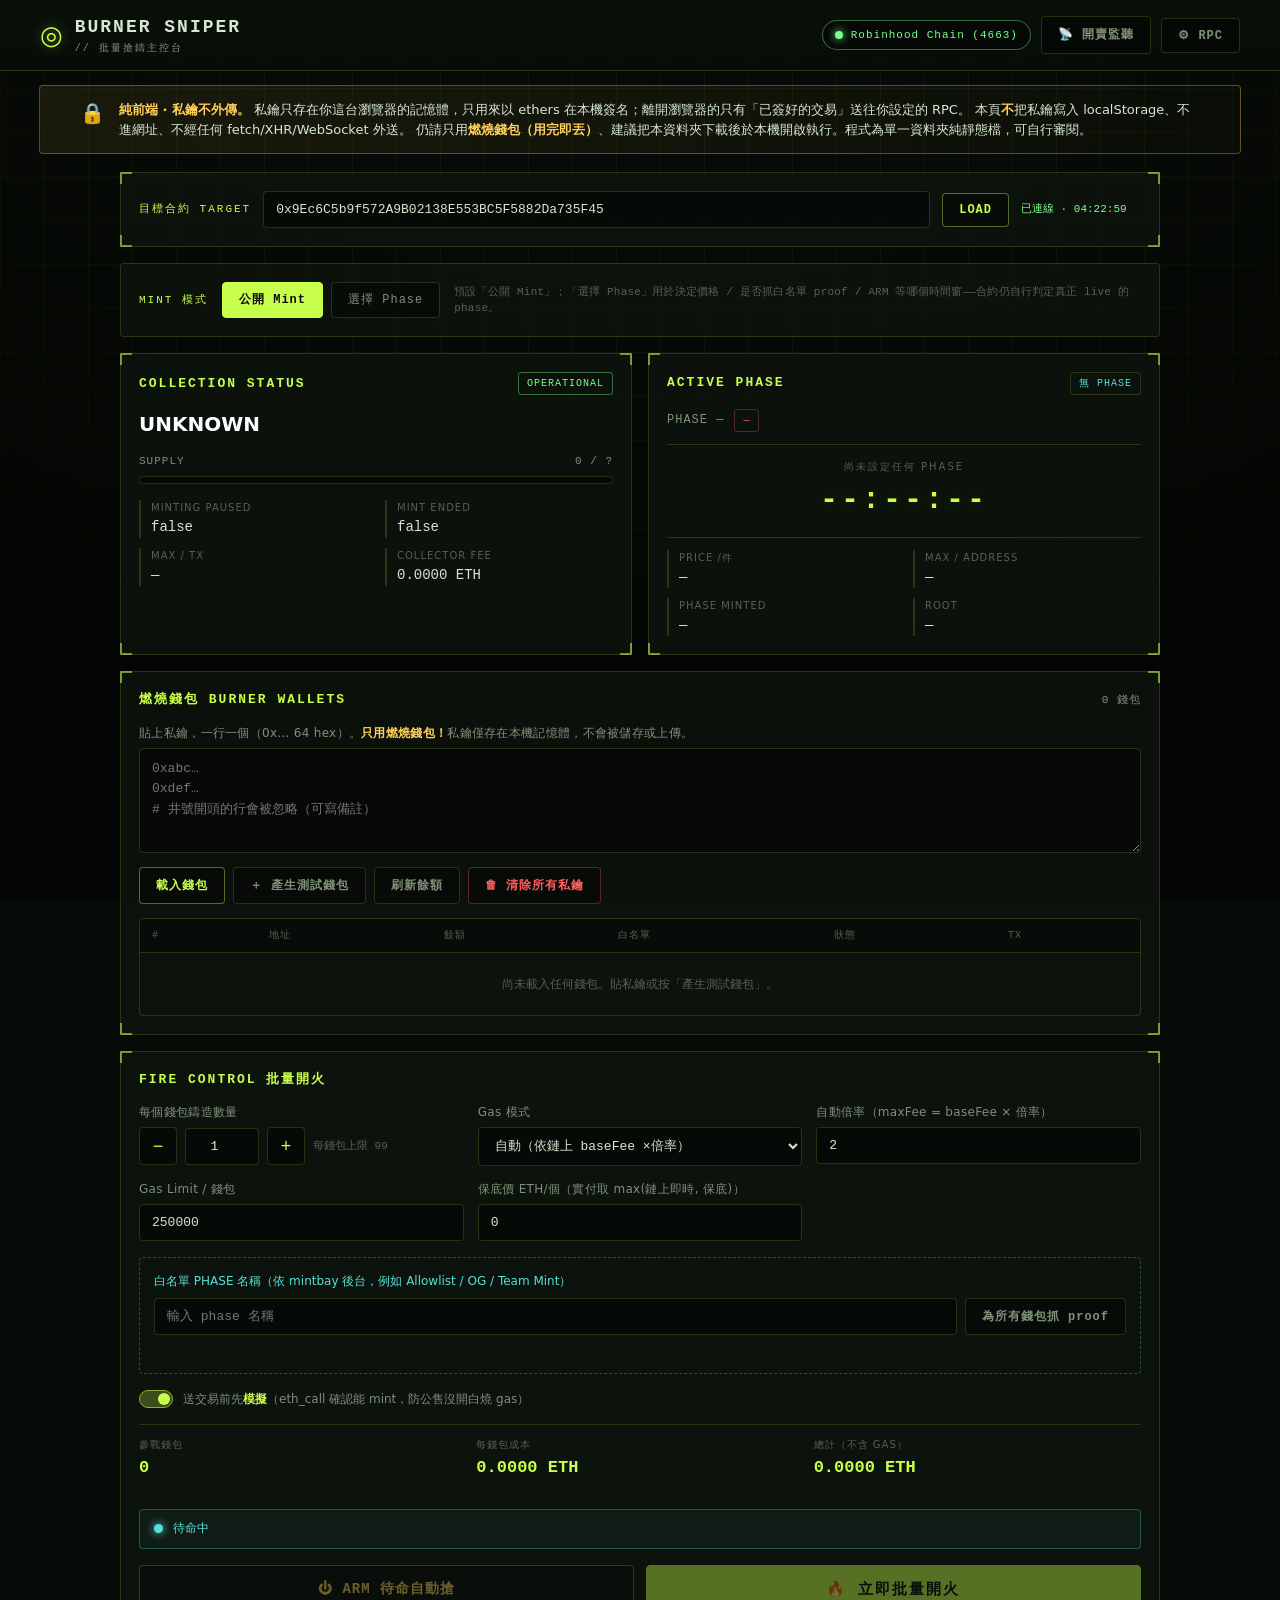
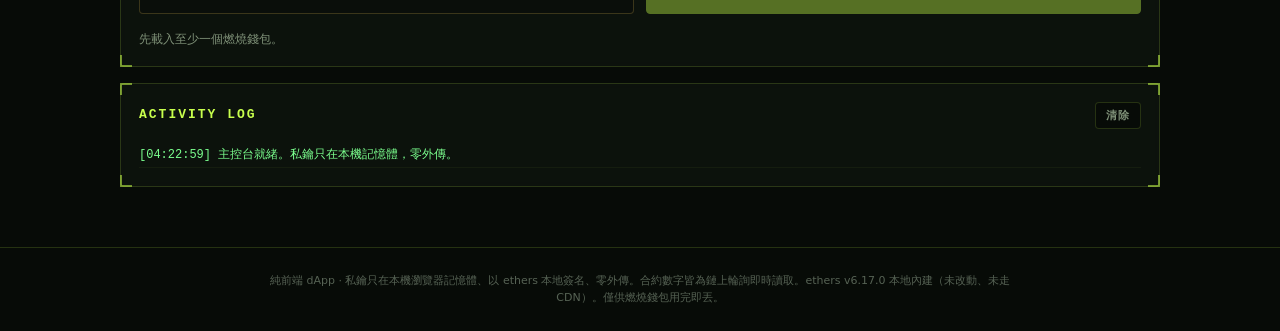
<file: index.html>
<!doctype html>
<html lang="zh-Hant">
<head>
<meta charset="UTF-8">
<meta name="viewport" content="width=device-width, initial-scale=1.0">
<title>BURNER SNIPER // 燃燒錢包批量搶鑄主控台</title>
<meta name="description" content="燃燒錢包批量搶鑄 dApp — 純前端、私鑰只在本機瀏覽器記憶體、ethers 本地簽名、零外傳。">
<link rel="icon" href="data:image/svg+xml,%3Csvg xmlns='http://www.w3.org/2000/svg' viewBox='0 0 100 100'%3E%3Ccircle cx='50' cy='50' r='42' fill='none' stroke='%23c8ff4d' stroke-width='8'/%3E%3Ccircle cx='50' cy='50' r='10' fill='%23c8ff4d'/%3E%3Cline x1='50' y1='2' x2='50' y2='24' stroke='%23c8ff4d' stroke-width='8'/%3E%3Cline x1='50' y1='76' x2='50' y2='98' stroke='%23c8ff4d' stroke-width='8'/%3E%3Cline x1='2' y1='50' x2='24' y2='50' stroke='%23c8ff4d' stroke-width='8'/%3E%3Cline x1='76' y1='50' x2='98' y2='50' stroke='%23c8ff4d' stroke-width='8'/%3E%3C/svg%3E">
<link rel="stylesheet" href="style.css">
</head>
<body>
<div class="scanlines" aria-hidden="true"></div>
<div class="grid-bg" aria-hidden="true"></div>
<div class="vignette" aria-hidden="true"></div>

<header class="topbar">
  <div class="brand">
    <span class="brand-mark">◎</span>
    <span class="brand-text">BURNER&nbsp;SNIPER<span class="brand-sub">// 批量搶鑄主控台</span></span>
  </div>
  <div class="topbar-right">
    <div class="chain-badge" id="chainBadge" data-state="unknown">
      <span class="dot"></span>
      <span id="chainBadgeText">CHAIN —</span>
    </div>
    <a class="btn btn-ghost" href="./monitor.html" title="開賣監聽（唯讀）" style="text-decoration:none">📡 開賣監聽</a>
    <button class="btn btn-ghost" id="settingsBtn" type="button" aria-label="連線設定">⚙ RPC</button>
  </div>
</header>

<!-- 安全聲明橫幅 — 永久顯示，不可關閉 -->
<section class="security-banner" role="note">
  <span class="sec-icon" aria-hidden="true">🔒</span>
  <div class="sec-text">
    <strong>純前端 · 私鑰不外傳。</strong>
    私鑰只存在你這台瀏覽器的記憶體，只用來以 ethers 在本機簽名；離開瀏覽器的只有「已簽好的交易」送往你設定的 RPC。
    本頁<strong>不</strong>把私鑰寫入 localStorage、不進網址、不經任何 fetch/XHR/WebSocket 外送。
    仍請只用<strong>燃燒錢包（用完即丟）</strong>、建議把本資料夾下載後於本機開啟執行。程式為單一資料夾純靜態檔，可自行審閱。
  </div>
</section>

<dialog id="settingsDialog" class="settings-dialog">
  <form method="dialog" class="settings-form">
    <h2>連線設定</h2>
    <label class="field">
      <span>RPC URL（Robinhood Chain，chainId 4663）</span>
      <input type="text" id="rpcInput" class="mono-input" spellcheck="false" autocomplete="off">
    </label>
    <p class="hint">預設用交接規格提供的共用 Alchemy key，會被限流；批量搶鑄請務必換成你自己的 Alchemy Robinhood Chain key，否則多錢包並發會被擋。</p>
    <div class="settings-actions">
      <button type="button" class="btn btn-ghost" id="resetRpcBtn">還原預設</button>
      <button type="submit" class="btn btn-accent" id="saveSettingsBtn">套用並重連</button>
    </div>
  </form>
</dialog>

<main class="app">

  <!-- ========================= TARGET ========================= -->
  <section class="panel target-bar">
    <span class="reticle-corner tl"></span><span class="reticle-corner tr"></span><span class="reticle-corner bl"></span><span class="reticle-corner br"></span>
    <label class="target-label" for="contractInput">目標合約 TARGET</label>
    <input type="text" id="contractInput" class="mono-input target-input" spellcheck="false" autocomplete="off" placeholder="0x… （可切換到未來的 mintbay drop）">
    <button class="btn btn-accent" id="loadBtn" type="button">LOAD</button>
    <span class="target-status mono" id="targetStatus" aria-live="polite"></span>
  </section>

  <!-- ========================= MODE ========================= -->
  <section class="panel mode-bar">
    <span class="mode-label mono">MINT 模式</span>
    <div class="mode-toggle" role="radiogroup" aria-label="Mint 模式選擇">
      <label class="mode-option">
        <input type="radio" name="mintMode" id="modePublic" value="public" checked>
        <span>公開 Mint</span>
      </label>
      <label class="mode-option">
        <input type="radio" name="mintMode" id="modePhase" value="phase">
        <span>選擇 Phase</span>
      </label>
    </div>
    <span class="mode-hint mono">預設「公開 Mint」；「選擇 Phase」用於決定價格 / 是否抓白名單 proof / ARM 等哪個時間窗——合約仍自行判定真正 live 的 phase。</span>
  </section>

  <!-- ==================== PHASE 選擇器（僅「選擇 Phase」模式顯示） ==================== -->
  <section class="panel phase-selector-panel" id="phaseSelectorPanel" hidden>
    <span class="reticle-corner tl"></span><span class="reticle-corner tr"></span><span class="reticle-corner bl"></span><span class="reticle-corner br"></span>
    <header class="card-head">
      <h2>PHASE 選擇器</h2>
      <button class="btn btn-ghost btn-sm" id="loadPhasesBtn" type="button">讀取 PHASE 列表</button>
    </header>
    <div class="phase-selector-body">
      <label class="field">
        <span>選擇 Phase（依鏈上 phaseCount() + phases(0..n-1) 即時讀取）</span>
        <select id="phaseSelect" class="mono-input" disabled>
          <option value="">— 尚未讀取，請按「讀取 PHASE 列表」—</option>
        </select>
      </label>
      <p class="phase-selector-status mono" id="phaseSelectorStatus" aria-live="polite"></p>
    </div>
  </section>

  <!-- ==================== COLLECTION + PHASE ==================== -->
  <section class="grid-2">
    <div class="panel card" id="collectionCard">
      <span class="reticle-corner tl"></span><span class="reticle-corner tr"></span><span class="reticle-corner bl"></span><span class="reticle-corner br"></span>
      <header class="card-head">
        <h2>COLLECTION STATUS</h2>
        <div class="badges" id="collectionBadges"></div>
      </header>
      <div class="card-body">
        <div class="collection-id">
          <span class="collection-name" id="collectionName">—</span>
          <span class="collection-symbol mono" id="collectionSymbol"></span>
        </div>
        <div class="progress-block">
          <div class="progress-labels">
            <span>SUPPLY</span>
            <span class="mono" id="supplyNumbers">— / —</span>
          </div>
          <div class="progress-track"><div class="progress-fill" id="supplyFill"></div></div>
        </div>
        <dl class="kv-list">
          <div><dt>MINTING PAUSED</dt><dd id="pausedVal" class="mono">—</dd></div>
          <div><dt>MINT ENDED</dt><dd id="endedVal" class="mono">—</dd></div>
          <div><dt>MAX / TX</dt><dd id="maxTxVal" class="mono">—</dd></div>
          <div><dt>COLLECTOR FEE</dt><dd id="feeVal" class="mono">—</dd></div>
        </dl>
      </div>
    </div>

    <div class="panel card" id="phaseCard" data-active="false">
      <span class="reticle-corner tl"></span><span class="reticle-corner tr"></span><span class="reticle-corner bl"></span><span class="reticle-corner br"></span>
      <header class="card-head">
        <h2 id="phaseCardTitle">ACTIVE PHASE</h2>
        <span class="phase-type-badge" id="phaseTypeBadge">—</span>
      </header>
      <div class="card-body">
        <div class="phase-meta">
          <span class="phase-id mono" id="phaseIdVal">PHASE —</span>
          <span class="phase-state-badge" id="phaseStateBadge">—</span>
        </div>
        <div class="countdown">
          <span class="countdown-label" id="countdownLabel">—</span>
          <span class="countdown-digits mono" id="countdownDigits">--:--:--</span>
        </div>
        <dl class="kv-list">
          <div><dt>PRICE /件</dt><dd class="mono" id="priceVal">—</dd></div>
          <div><dt>MAX / ADDRESS</dt><dd class="mono" id="maxAddrVal">—</dd></div>
          <div><dt>PHASE MINTED</dt><dd class="mono" id="phaseMintedVal">—</dd></div>
          <div><dt>ROOT</dt><dd class="mono" id="rootVal">—</dd></div>
        </dl>
      </div>
    </div>
  </section>

  <!-- ========================= WALLETS ========================= -->
  <section class="panel wallets-panel">
    <span class="reticle-corner tl"></span><span class="reticle-corner tr"></span><span class="reticle-corner bl"></span><span class="reticle-corner br"></span>
    <header class="card-head">
      <h2>燃燒錢包 BURNER WALLETS</h2>
      <span class="wallet-count mono" id="walletCount">0 錢包</span>
    </header>
    <div class="wallets-body">
      <label class="field">
        <span>貼上私鑰，一行一個（0x… 64 hex）。<span class="warn-text">只用燃燒錢包！</span>私鑰僅存在本機記憶體，不會被儲存或上傳。</span>
        <textarea id="pkInput" class="mono-input pk-input" rows="4" spellcheck="false" autocomplete="off" autocapitalize="off" autocorrect="off"
          placeholder="0xabc…&#10;0xdef…&#10;# 井號開頭的行會被忽略（可寫備註）"></textarea>
      </label>
      <div class="wallets-actions">
        <button class="btn btn-accent" id="loadWalletsBtn" type="button">載入錢包</button>
        <button class="btn btn-ghost" id="genTestBtn" type="button" title="用 ethers.Wallet.createRandom() 產生一個全新測試錢包，安全試玩 UI">＋ 產生測試錢包</button>
        <button class="btn btn-ghost" id="refreshBalBtn" type="button">刷新餘額</button>
        <button class="btn btn-danger" id="clearWalletsBtn" type="button">🗑 清除所有私鑰</button>
      </div>
      <div class="wallet-table-wrap">
        <table class="wallet-table" id="walletTable">
          <thead>
            <tr><th>#</th><th>地址</th><th>餘額</th><th>白名單</th><th>狀態</th><th>TX</th></tr>
          </thead>
          <tbody id="walletTbody">
            <tr class="empty-row"><td colspan="6">尚未載入任何錢包。貼私鑰或按「產生測試錢包」。</td></tr>
          </tbody>
        </table>
      </div>
    </div>
  </section>

  <!-- ======================= FIRE CONTROL ======================= -->
  <section class="panel fire-panel" id="firePanel">
    <span class="reticle-corner tl"></span><span class="reticle-corner tr"></span><span class="reticle-corner bl"></span><span class="reticle-corner br"></span>
    <header class="card-head"><h2>FIRE CONTROL 批量開火</h2></header>
    <div class="fire-body">

      <div class="fire-grid">
        <label class="field">
          <span>每個錢包鑄造數量</span>
          <div class="qty-control">
            <button class="qty-btn" id="qtyMinus" type="button" aria-label="減少">&minus;</button>
            <input type="number" id="qtyInput" class="qty-input mono" value="1" min="1" step="1" inputmode="numeric">
            <button class="qty-btn" id="qtyPlus" type="button" aria-label="增加">+</button>
            <span class="qty-max mono" id="qtyMaxHint"></span>
          </div>
        </label>

        <label class="field gas-field">
          <span>Gas 模式</span>
          <select id="gasMode" class="mono-input">
            <option value="auto">自動（依鏈上 baseFee ×倍率）</option>
            <option value="manual">手動指定</option>
          </select>
        </label>

        <label class="field" id="autoMultField">
          <span>自動倍率（maxFee = baseFee × 倍率）</span>
          <input type="number" id="autoMult" class="mono-input" value="2" min="1" step="0.5" inputmode="decimal">
        </label>

        <label class="field manual-gas" data-manual="0">
          <span>maxFeePerGas (gwei)</span>
          <input type="number" id="maxFeeInput" class="mono-input" value="0.2" min="0" step="0.01" inputmode="decimal">
        </label>
        <label class="field manual-gas" data-manual="0">
          <span>maxPriorityFeePerGas (gwei)</span>
          <input type="number" id="prioFeeInput" class="mono-input" value="0" min="0" step="0.001" inputmode="decimal">
        </label>

        <label class="field">
          <span>Gas Limit / 錢包</span>
          <input type="number" id="gasLimitInput" class="mono-input" value="250000" min="21000" step="1000" inputmode="numeric">
        </label>

        <label class="field">
          <span>保底價 ETH/個（實付取 max(鏈上即時, 保底)）</span>
          <input type="number" id="floorPriceInput" class="mono-input" value="0" min="0" step="0.0001" inputmode="decimal">
        </label>
      </div>

      <!-- 白名單區塊：allowlist phase 才顯示 -->
      <div class="allowlist-box" id="allowlistBox" hidden>
        <label for="phaseNameInput">白名單 PHASE 名稱（依 mintbay 後台，例如 Allowlist / OG / Team Mint）</label>
        <div class="allowlist-row">
          <input type="text" id="phaseNameInput" class="mono-input" placeholder="輸入 phase 名稱">
          <button class="btn btn-ghost" id="fetchProofsBtn" type="button">為所有錢包抓 proof</button>
        </div>
        <p class="allowlist-status" id="allowlistStatus"></p>
      </div>

      <label class="sim-toggle">
        <input type="checkbox" id="simBeforeSendChk" checked>
        <span class="switch-mini"></span>
        <span>送交易前先<strong>模擬</strong>（eth_call 確認能 mint，防公售沒開白燒 gas）</span>
      </label>

      <div class="fire-summary">
        <div class="summary-item"><span class="summary-label">參戰錢包</span><span class="summary-val mono" id="sumWallets">0</span></div>
        <div class="summary-item"><span class="summary-label">每錢包成本</span><span class="summary-val mono" id="sumPerWallet">0 ETH</span></div>
        <div class="summary-item"><span class="summary-label">總計（不含 gas）</span><span class="summary-val mono" id="sumTotal">0 ETH</span></div>
      </div>

      <div class="detect-bar" id="detectBar" hidden>
        <span class="detect-dot"></span>
        <span class="detect-text mono" id="detectText">待命中</span>
      </div>

      <div class="fire-buttons">
        <button class="btn btn-arm" id="armBtn" type="button" disabled>⏻ ARM 待命自動搶</button>
        <button class="btn btn-mint" id="fireBtn" type="button" disabled>🔥 立即批量開火</button>
      </div>
      <p class="mint-hint" id="fireHint"></p>
    </div>
  </section>

  <!-- ========================= LOG ========================= -->
  <section class="panel log-panel">
    <span class="reticle-corner tl"></span><span class="reticle-corner tr"></span><span class="reticle-corner bl"></span><span class="reticle-corner br"></span>
    <header class="card-head"><h2>ACTIVITY LOG</h2><button class="btn btn-ghost btn-sm" id="clearLogBtn" type="button">清除</button></header>
    <div class="log-body mono" id="logBody"></div>
  </section>

</main>

<div class="toast" id="toast" role="status" aria-live="polite" hidden></div>

<footer class="app-footer">
  <p>純前端 dApp · 私鑰只在本機瀏覽器記憶體、以 ethers 本地簽名、零外傳。合約數字皆為鏈上輪詢即時讀取。ethers v6.17.0 本地內建（未改動、未走 CDN）。僅供燃燒錢包用完即丟。</p>
</footer>

<script type="module" src="app.js"></script>
</body>
</html>
</file>
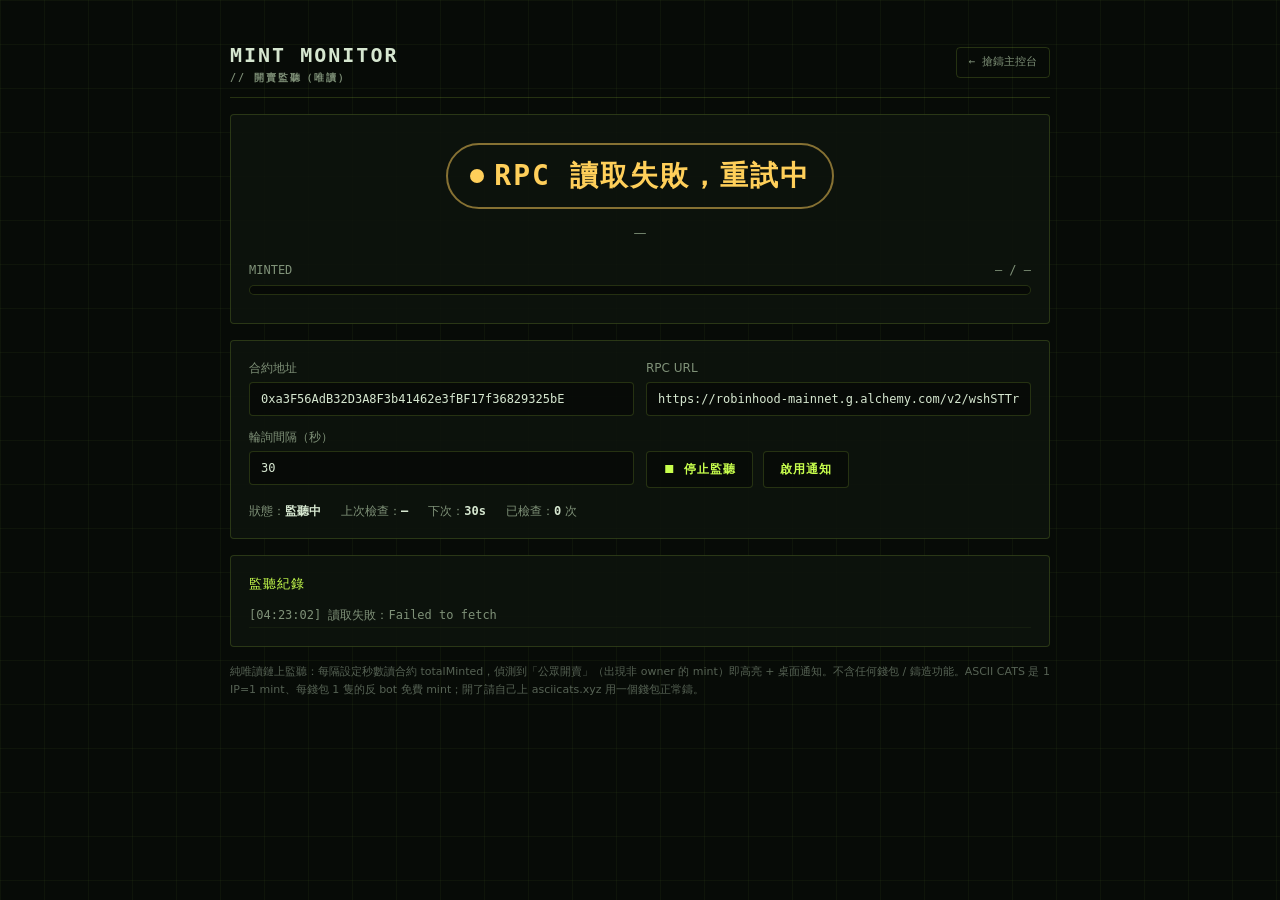
<file: monitor.html>
<!doctype html>
<html lang="zh-Hant">
<head>
<meta charset="UTF-8">
<meta name="viewport" content="width=device-width, initial-scale=1.0">
<title>MINT MONITOR // 開賣監聽</title>
<link rel="icon" href="data:image/svg+xml,%3Csvg xmlns='http://www.w3.org/2000/svg' viewBox='0 0 100 100'%3E%3Ccircle cx='50' cy='50' r='42' fill='none' stroke='%23c8ff4d' stroke-width='8'/%3E%3Ccircle cx='50' cy='50' r='10' fill='%23c8ff4d'/%3E%3C/svg%3E">
<style>
  :root{--bg:#070b07;--panel:rgba(14,20,14,.82);--line:rgba(200,255,77,.16);--ink:#d6e7d0;--dim:#7f9178;--faint:#566254;--accent:#c8ff4d;--ok:#7bff8e;--warn:#ffcf5a;--danger:#ff5d5d;--mono:ui-monospace,"SF Mono",Menlo,Consolas,monospace;--sans:system-ui,-apple-system,"PingFang TC","Noto Sans TC",sans-serif}
  *{box-sizing:border-box;margin:0;padding:0}
  body{font-family:var(--sans);background:var(--bg);color:var(--ink);min-height:100vh;line-height:1.5;padding:clamp(14px,4vw,40px);
       background-image:linear-gradient(rgba(200,255,77,.04) 1px,transparent 1px),linear-gradient(90deg,rgba(200,255,77,.04) 1px,transparent 1px);background-size:44px 44px}
  .mono{font-family:var(--mono)}
  .wrap{max-width:820px;margin:0 auto;display:flex;flex-direction:column;gap:16px}
  header{display:flex;align-items:center;justify-content:space-between;gap:12px;padding-bottom:12px;border-bottom:1px solid var(--line);flex-wrap:wrap}
  h1{font-family:var(--mono);font-size:clamp(15px,2.4vw,20px);letter-spacing:2px;font-weight:700}
  h1 small{display:block;color:var(--dim);font-size:10px;letter-spacing:2px}
  .home{font-family:var(--mono);font-size:11px;color:var(--dim);text-decoration:none;border:1px solid var(--line);padding:6px 12px;border-radius:4px}
  .home:hover{color:var(--accent);border-color:var(--accent)}
  .panel{position:relative;background:var(--panel);border:1px solid var(--line);border-radius:4px;padding:18px}
  .status-card{text-align:center;padding:28px 18px}
  .status-badge{display:inline-flex;align-items:center;gap:10px;font-family:var(--mono);font-size:clamp(18px,4vw,28px);font-weight:700;letter-spacing:2px;padding:10px 22px;border-radius:999px;border:2px solid}
  .status-badge .dot{width:14px;height:14px;border-radius:50%}
  .s-closed{color:var(--dim);border-color:var(--faint)}.s-closed .dot{background:var(--faint)}
  .s-watch{color:var(--warn);border-color:rgba(255,207,90,.5)}.s-watch .dot{background:var(--warn);animation:pulse 1.2s infinite}
  .s-open{color:var(--ok);border-color:var(--ok);background:rgba(123,255,142,.1)}.s-open .dot{background:var(--ok);box-shadow:0 0 12px var(--ok);animation:pulse .8s infinite}
  @keyframes pulse{0%,100%{opacity:1}50%{opacity:.4}}
  .sub{margin-top:14px;color:var(--dim);font-size:13px}
  .prog{margin-top:18px}
  .prog-nums{display:flex;justify-content:space-between;font-family:var(--mono);font-size:12px;color:var(--dim);margin-bottom:6px}
  .prog-track{height:10px;background:rgba(0,0,0,.5);border:1px solid var(--line);border-radius:999px;overflow:hidden}
  .prog-fill{height:100%;width:0;background:linear-gradient(90deg,var(--accent),#8fae2e);transition:width .5s}
  .cfg{display:grid;grid-template-columns:1fr 1fr;gap:12px}
  @media(max-width:560px){.cfg{grid-template-columns:1fr}}
  .field{display:flex;flex-direction:column;gap:5px;font-size:12px;color:var(--dim)}
  .field input{font-family:var(--mono);font-size:12px;color:var(--ink);background:rgba(0,0,0,.4);border:1px solid var(--line);border-radius:4px;padding:9px 11px;width:100%;outline:none}
  .field input:focus{border-color:#8fae2e}
  .row{display:flex;gap:10px;align-items:end;flex-wrap:wrap}
  .btn{font-family:var(--mono);font-size:12px;letter-spacing:1px;font-weight:600;padding:9px 16px;border-radius:4px;border:1px solid var(--line);background:rgba(0,0,0,.35);color:var(--accent);cursor:pointer}
  .btn:hover{background:rgba(200,255,77,.12)}
  .kv{display:flex;gap:20px;flex-wrap:wrap;font-size:12px;color:var(--dim)}
  .kv b{color:var(--ink);font-family:var(--mono)}
  .log{max-height:300px;overflow-y:auto;font-family:var(--mono);font-size:12px;display:flex;flex-direction:column;gap:2px}
  .log .line{padding:3px 0;border-bottom:1px solid rgba(200,255,77,.05);color:var(--dim)}
  .log .line.ok{color:var(--ok)}.log .line.hit{color:var(--accent);font-weight:700}
  .note{font-size:11px;color:var(--faint);line-height:1.6}
</style>
</head>
<body>
<div class="wrap">
  <header>
    <h1>MINT MONITOR<small>// 開賣監聽（唯讀）</small></h1>
    <a class="home" href="./index.html">← 搶鑄主控台</a>
  </header>

  <div class="panel status-card">
    <div class="status-badge s-closed" id="badge"><span class="dot"></span><span id="badgeText">初始化…</span></div>
    <div class="sub" id="collName">—</div>
    <div class="prog">
      <div class="prog-nums"><span>MINTED</span><span class="mono" id="supply">— / —</span></div>
      <div class="prog-track"><div class="prog-fill" id="fill"></div></div>
    </div>
  </div>

  <div class="panel">
    <div class="cfg">
      <label class="field"><span>合約地址</span><input id="contract" class="mono" spellcheck="false" value="0xa3F56AdB32D3A8F3b41462e3fBF17f36829325bE"></label>
      <label class="field"><span>RPC URL</span><input id="rpc" class="mono" spellcheck="false" value="https://robinhood-mainnet.g.alchemy.com/v2/wshSTTr1LEcj08J6cQCbX"></label>
      <label class="field"><span>輪詢間隔（秒）</span><input id="interval" class="mono" type="number" min="5" step="5" value="30"></label>
      <div class="field"><span>&nbsp;</span><div class="row"><button class="btn" id="toggle">▶ 開始監聽</button><button class="btn" id="notify">啟用通知</button></div></div>
    </div>
    <div class="kv" style="margin-top:14px">
      <span>狀態：<b id="running">停止</b></span><span>上次檢查：<b id="last">—</b></span><span>下次：<b id="next">—</b></span><span>已檢查：<b id="count">0</b> 次</span>
    </div>
  </div>

  <div class="panel">
    <div class="mono" style="font-size:13px;color:var(--accent);letter-spacing:1px;margin-bottom:10px">監聽紀錄</div>
    <div class="log" id="log"></div>
  </div>

  <p class="note">純唯讀鏈上監聽：每隔設定秒數讀合約 totalMinted，偵測到「公眾開賣」（出現非 owner 的 mint）即高亮 + 桌面通知。不含任何錢包 / 鑄造功能。ASCII CATS 是 1 IP=1 mint、每錢包 1 隻的反 bot 免費 mint；開了請自己上 asciicats.xyz 用一個錢包正常鑄。</p>
</div>

<script type="module">
import * as ethers from "./vendor/ethers.min.js";
const CHAIN_ID=4663, OWNER="0x860e323312dd0c320a72e9375e180ba614eb504f", BASELINE_BLOCK=6920748;
const TRANSFER=ethers.id("Transfer(address,address,uint256)"), ZERO32="0x"+"0".repeat(64);
const ABI=["function totalMinted() view returns (uint256)","function MAX_SUPPLY() view returns (uint256)","function name() view returns (string)"];
const $=(id)=>document.getElementById(id);
let timer=null, count=0, opened=false, nextAt=0;

function log(msg,cls=""){const d=document.createElement("div");d.className="line"+(cls?" "+cls:"");d.textContent="["+new Date().toLocaleTimeString("zh-TW",{hour12:false})+"] "+msg;$("log").prepend(d);while($("log").childElementCount>300)$("log").lastElementChild.remove();}
function setBadge(state,text){const b=$("badge");b.className="status-badge "+state;$("badgeText").textContent=text;}

async function poll(){
  const rpc=$("rpc").value.trim(), addr=$("contract").value.trim();
  try{
    const p=new ethers.JsonRpcProvider(rpc,{chainId:CHAIN_ID,name:"rh"},{staticNetwork:true});
    const c=new ethers.Contract(addr,ABI,p);
    const [total,max,name]=await Promise.all([c.totalMinted(),c.MAX_SUPPLY().catch(()=>0n),c.name().catch(()=>"")]);
    const t=Number(total), m=Number(max)||3333;
    $("collName").textContent=name||"—";
    $("supply").textContent=`${t} / ${m}`;
    $("fill").style.width=Math.min(100,(t/m)*100)+"%";
    $("last").textContent=new Date().toLocaleTimeString("zh-TW",{hour12:false});
    count++; $("count").textContent=count;
    // 偵測公眾開賣：total>1 且有非 owner mint
    let open=false, publicN=0;
    if(t>1){
      try{
        const logs=await p.getLogs({address:addr,topics:[TRANSFER,ZERO32],fromBlock:BASELINE_BLOCK,toBlock:"latest"});
        const hs=[...new Set(logs.map(l=>l.transactionHash))].slice(0,25);
        const senders=new Set();
        for(const h of hs){const tx=await p.getTransaction(h);if(tx)senders.add(tx.from.toLowerCase());}
        publicN=[...senders].filter(s=>s!==OWNER).length;
        open=publicN>0||t>=5;
      }catch{open=t>=5;}
    }
    if(open){
      if(!opened){opened=true;setBadge("s-open","🟢 開賣中！");log(`🚨 偵測到公眾開賣！totalMinted=${t}/${m}${publicN?`（非 owner ${publicN} 個已鑄）`:""}`,"hit");
        try{if(Notification.permission==="granted")new Notification("ASCII CATS 開賣了！",{body:`totalMinted ${t}/${m}｜快上 asciicats.xyz 鑄`});}catch{}
        document.title="🟢 開賣中 — MINT MONITOR";}
      else setBadge("s-open","🟢 開賣中！");
    }else{
      setBadge("s-watch","盯塊中…未開");
      log(`檢查：totalMinted ${t}/${m}｜尚未開（owner-only）`,"");
    }
  }catch(e){setBadge("s-watch","RPC 讀取失敗，重試中");log("讀取失敗："+(e.shortMessage||e.message||e),"");}
}

function tick(){poll();nextAt=Date.now()+intervalMs();}
function intervalMs(){return Math.max(5,parseInt($("interval").value,10)||30)*1000;}
function start(){if(timer)return;$("running").textContent="監聽中";$("toggle").textContent="⏹ 停止監聽";tick();timer=setInterval(tick,intervalMs());}
function stop(){clearInterval(timer);timer=null;$("running").textContent="停止";$("toggle").textContent="▶ 開始監聽";$("next").textContent="—";}
$("toggle").addEventListener("click",()=>timer?stop():start());
$("notify").addEventListener("click",()=>{try{Notification.requestPermission();}catch{}});
$("interval").addEventListener("change",()=>{if(timer){stop();start();}});
setInterval(()=>{if(timer&&nextAt){const s=Math.max(0,Math.ceil((nextAt-Date.now())/1000));$("next").textContent=s+"s";}},500);
// 自動開始
start();
</script>
</body>
</html>
</file>
<file: style.css>
/* ============================================================================
   BURNER SNIPER — tactical HUD theme. 零外部資源（字型走系統堆疊）。
   ============================================================================ */
:root {
  --bg: #070b07;
  --bg-2: #0c120c;
  --panel: rgba(14, 20, 14, 0.82);
  --panel-line: rgba(200, 255, 77, 0.16);
  --ink: #d6e7d0;
  --ink-dim: #7f9178;
  --ink-faint: #566254;
  --accent: #c8ff4d;
  --accent-dim: #8fae2e;
  --cyan: #58e0d8;
  --ok: #7bff8e;
  --warn: #ffcf5a;
  --danger: #ff5d5d;
  --mono: ui-monospace, "SF Mono", "JetBrains Mono", "Cascadia Code", Menlo, Consolas, monospace;
  --sans: "Inter", system-ui, -apple-system, "Segoe UI", "PingFang TC", "Noto Sans TC", sans-serif;
  --radius: 4px;
}

* { box-sizing: border-box; }
html, body { margin: 0; padding: 0; }
body {
  font-family: var(--sans);
  background: var(--bg);
  color: var(--ink);
  min-height: 100vh;
  line-height: 1.5;
  overflow-x: hidden;
  -webkit-font-smoothing: antialiased;
}
.mono { font-family: var(--mono); }

/* ---- 背景層 ---- */
.scanlines, .grid-bg, .vignette { position: fixed; inset: 0; pointer-events: none; z-index: 0; }
.scanlines {
  background: repeating-linear-gradient(0deg, rgba(0,0,0,0) 0, rgba(0,0,0,0) 2px, rgba(0,0,0,0.18) 3px, rgba(0,0,0,0) 4px);
  opacity: 0.35; mix-blend-mode: multiply;
}
.grid-bg {
  background-image: linear-gradient(rgba(200,255,77,0.045) 1px, transparent 1px),
                    linear-gradient(90deg, rgba(200,255,77,0.045) 1px, transparent 1px);
  background-size: 44px 44px;
  -webkit-mask-image: radial-gradient(ellipse 90% 70% at 50% 30%, #000 40%, transparent 100%);
  mask-image: radial-gradient(ellipse 90% 70% at 50% 30%, #000 40%, transparent 100%);
}
.vignette { background: radial-gradient(ellipse 100% 80% at 50% 0%, transparent 40%, rgba(0,0,0,0.55) 100%); }

/* ---- topbar ---- */
.topbar {
  position: relative; z-index: 3;
  display: flex; align-items: center; justify-content: space-between; gap: 10px;
  padding: 14px clamp(14px, 4vw, 40px);
  border-bottom: 1px solid var(--panel-line);
  background: linear-gradient(180deg, rgba(10,16,10,0.9), rgba(10,16,10,0.4));
  backdrop-filter: blur(6px);
}
.brand { display: flex; align-items: center; gap: 12px; min-width: 0; }
.brand-mark { color: var(--accent); font-size: 26px; text-shadow: 0 0 14px rgba(200,255,77,0.5); }
.brand-text { font-family: var(--mono); font-weight: 700; letter-spacing: 2px; font-size: clamp(13px, 2vw, 18px); }
.brand-sub { display: block; color: var(--ink-dim); font-size: 10px; letter-spacing: 2px; font-weight: 500; }
.topbar-right { display: flex; align-items: center; gap: 10px; flex-wrap: wrap; justify-content: flex-end; }

.chain-badge {
  display: inline-flex; align-items: center; gap: 8px;
  font-family: var(--mono); font-size: 11px; letter-spacing: 1px;
  padding: 6px 12px; border: 1px solid var(--panel-line); border-radius: 999px;
  color: var(--ink-dim); background: rgba(0,0,0,0.3);
}
.chain-badge .dot { width: 8px; height: 8px; border-radius: 50%; background: var(--ink-faint); }
.chain-badge[data-state="ok"] { color: var(--ok); border-color: rgba(123,255,142,0.4); }
.chain-badge[data-state="ok"] .dot { background: var(--ok); box-shadow: 0 0 8px var(--ok); }
.chain-badge[data-state="bad"] { color: var(--danger); border-color: rgba(255,93,93,0.4); }
.chain-badge[data-state="bad"] .dot { background: var(--danger); box-shadow: 0 0 8px var(--danger); }

/* ---- buttons ---- */
.btn {
  font-family: var(--mono); font-size: 12px; letter-spacing: 1px; font-weight: 600;
  padding: 9px 16px; border-radius: var(--radius); border: 1px solid var(--panel-line);
  background: rgba(0,0,0,0.35); color: var(--ink); cursor: pointer;
  transition: all 0.14s ease; white-space: nowrap;
}
.btn:hover:not(:disabled) { border-color: var(--accent-dim); color: #fff; }
.btn:disabled { opacity: 0.4; cursor: not-allowed; }
.btn-sm { padding: 5px 10px; font-size: 11px; }
.btn-ghost { color: var(--ink-dim); }
.btn-accent { color: var(--accent); border-color: rgba(200,255,77,0.4); }
.btn-accent:hover:not(:disabled) { background: rgba(200,255,77,0.12); box-shadow: 0 0 14px rgba(200,255,77,0.2); }
.btn-danger { color: var(--danger); border-color: rgba(255,93,93,0.35); }
.btn-danger:hover:not(:disabled) { background: rgba(255,93,93,0.12); }
.btn-arm {
  color: var(--warn); border-color: rgba(255,207,90,0.5); font-size: 14px; padding: 14px; flex: 1; min-width: 200px;
}
.btn-arm:hover:not(:disabled) { background: rgba(255,207,90,0.12); }
.btn-arm[data-armed="true"] { color: #0a0e0a; background: var(--warn); border-color: var(--warn); animation: armpulse 1.2s ease-in-out infinite; }
@keyframes armpulse { 0%,100%{box-shadow:0 0 0 rgba(255,207,90,0.5);} 50%{box-shadow:0 0 22px rgba(255,207,90,0.6);} }
.btn-mint {
  color: #0a0e0a; background: var(--accent); border-color: var(--accent);
  font-size: 15px; font-weight: 700; padding: 14px; flex: 1; min-width: 200px; letter-spacing: 2px;
}
.btn-mint:hover:not(:disabled) { box-shadow: 0 0 24px rgba(200,255,77,0.55); transform: translateY(-1px); }

/* ---- 安全橫幅 ---- */
.security-banner {
  position: relative; z-index: 2;
  display: flex; gap: 14px; align-items: flex-start;
  max-width: 1120px; margin: 14px auto 0; box-sizing: content-box;
  padding: 14px clamp(14px, 4vw, 40px);
  border: 1px solid rgba(255,207,90,0.32); border-radius: var(--radius);
  background: linear-gradient(90deg, rgba(255,207,90,0.08), rgba(255,207,90,0.02));
}
.security-banner .sec-icon { font-size: 20px; line-height: 1.3; }
.security-banner .sec-text { font-size: 13px; color: var(--ink); }
.security-banner strong { color: var(--warn); }

/* ---- layout ---- */
.app {
  position: relative; z-index: 2;
  max-width: 1120px; margin: 0 auto; padding: 18px clamp(14px, 4vw, 40px) 60px;
  display: flex; flex-direction: column; gap: 16px;
}
.grid-2 { display: grid; grid-template-columns: 1fr 1fr; gap: 16px; }
@media (max-width: 760px) { .grid-2 { grid-template-columns: 1fr; } }

/* ---- panel + reticle ---- */
.panel {
  position: relative; background: var(--panel); border: 1px solid var(--panel-line);
  border-radius: var(--radius); padding: 18px; backdrop-filter: blur(3px);
}
.reticle-corner { position: absolute; width: 12px; height: 12px; border: 2px solid var(--accent); opacity: 0.55; }
.reticle-corner.tl { top: -1px; left: -1px; border-right: 0; border-bottom: 0; }
.reticle-corner.tr { top: -1px; right: -1px; border-left: 0; border-bottom: 0; }
.reticle-corner.bl { bottom: -1px; left: -1px; border-right: 0; border-top: 0; }
.reticle-corner.br { bottom: -1px; right: -1px; border-left: 0; border-top: 0; }

.card-head { display: flex; align-items: center; justify-content: space-between; gap: 10px; margin-bottom: 14px; }
.card-head h2 { font-family: var(--mono); font-size: 13px; letter-spacing: 2px; color: var(--accent); margin: 0; font-weight: 600; }

/* ---- inputs ---- */
.field { display: flex; flex-direction: column; gap: 6px; font-size: 12px; color: var(--ink-dim); }
.field > span { letter-spacing: 0.3px; }
.mono-input, .qty-input {
  font-family: var(--mono); font-size: 13px; color: var(--ink);
  background: rgba(0,0,0,0.4); border: 1px solid var(--panel-line); border-radius: var(--radius);
  padding: 10px 12px; width: 100%; outline: none; transition: border-color 0.14s;
}
.mono-input:focus, .qty-input:focus { border-color: var(--accent-dim); box-shadow: 0 0 0 2px rgba(200,255,77,0.1); }
select.mono-input { cursor: pointer; }
.hint { font-size: 11px; color: var(--ink-faint); margin: 8px 0 0; line-height: 1.5; }
.warn-text { color: var(--warn); font-weight: 600; }

/* ---- target bar ---- */
.target-bar { display: flex; align-items: center; gap: 12px; flex-wrap: wrap; }
.target-label { font-family: var(--mono); font-size: 11px; letter-spacing: 2px; color: var(--accent); }
.target-input { flex: 1; min-width: 220px; }
.target-status { font-size: 11px; color: var(--ink-dim); min-width: 120px; }
.target-status[data-tone="ok"] { color: var(--ok); }
.target-status[data-tone="error"] { color: var(--danger); }

/* ---- mint 模式切換 ---- */
.mode-bar { display: flex; align-items: center; gap: 14px; flex-wrap: wrap; }
.mode-label { font-family: var(--mono); font-size: 11px; letter-spacing: 2px; color: var(--accent); }
.mode-toggle { display: flex; gap: 8px; flex-wrap: wrap; }
.mode-option { position: relative; display: inline-flex; }
.mode-option input {
  position: absolute; opacity: 0; width: 100%; height: 100%; margin: 0; cursor: pointer;
}
.mode-option span {
  display: inline-flex; align-items: center; font-family: var(--mono); font-size: 12px; letter-spacing: 1px;
  padding: 8px 16px; border: 1px solid var(--panel-line); border-radius: var(--radius);
  color: var(--ink-dim); background: rgba(0,0,0,0.3); cursor: pointer; transition: all 0.14s ease;
}
.mode-option input:hover + span { border-color: var(--accent-dim); color: var(--ink); }
.mode-option input:checked + span { color: #0a0e0a; background: var(--accent); border-color: var(--accent); font-weight: 700; }
.mode-option input:focus-visible + span { outline: 2px solid var(--accent); outline-offset: 2px; }
.mode-hint { flex: 1 1 260px; font-size: 11px; color: var(--ink-faint); letter-spacing: 0.2px; line-height: 1.5; }

/* ---- phase 選擇器（選擇 Phase 模式） ---- */
.phase-selector-body { display: flex; flex-direction: column; gap: 10px; }
.phase-selector-status { font-size: 12px; margin: 0; color: var(--ink-dim); min-height: 16px; }
.phase-selector-status[data-tone="ok"] { color: var(--ok); }
.phase-selector-status[data-tone="error"] { color: var(--danger); }
.phase-selector-status[data-tone="warn"] { color: var(--warn); }
.phase-selector-status[data-tone="pending"] { color: var(--cyan); }

/* ---- collection / phase cards ---- */
.collection-id { display: flex; align-items: baseline; gap: 10px; margin-bottom: 14px; flex-wrap: wrap; }
.collection-name { font-size: 20px; font-weight: 700; color: #fff; }
.collection-symbol { color: var(--accent); font-size: 13px; }
.badges { display: flex; gap: 6px; }
.badge { font-family: var(--mono); font-size: 10px; letter-spacing: 1px; padding: 3px 8px; border-radius: 3px; border: 1px solid; }
.badge.tone-ok { color: var(--ok); border-color: rgba(123,255,142,0.4); }
.badge.tone-warn { color: var(--warn); border-color: rgba(255,207,90,0.4); }
.badge.tone-danger { color: var(--danger); border-color: rgba(255,93,93,0.4); background: rgba(255,93,93,0.08); }

.progress-block { margin-bottom: 16px; }
.progress-labels { display: flex; justify-content: space-between; font-family: var(--mono); font-size: 11px; color: var(--ink-dim); margin-bottom: 6px; letter-spacing: 1px; }
.progress-track { height: 8px; background: rgba(0,0,0,0.5); border-radius: 999px; overflow: hidden; border: 1px solid var(--panel-line); }
.progress-fill { height: 100%; width: 0; background: linear-gradient(90deg, var(--accent-dim), var(--accent)); transition: width 0.5s ease; }
.progress-fill[data-full="true"] { background: linear-gradient(90deg, var(--danger), #ff8b5d); }

.kv-list { display: grid; grid-template-columns: 1fr 1fr; gap: 10px 18px; margin: 0; }
.kv-list > div { display: flex; flex-direction: column; gap: 2px; border-left: 2px solid var(--panel-line); padding-left: 10px; min-width: 0; }
.kv-list dt { font-size: 10px; letter-spacing: 1px; color: var(--ink-faint); margin: 0; }
.kv-list dd { margin: 0; font-size: 14px; color: var(--ink); overflow-wrap: anywhere; }

.phase-meta { display: flex; align-items: center; gap: 10px; margin-bottom: 12px; flex-wrap: wrap; }
.phase-id { font-size: 12px; color: var(--ink-dim); letter-spacing: 1px; }
.phase-type-badge { font-family: var(--mono); font-size: 10px; padding: 3px 8px; border: 1px solid var(--panel-line); border-radius: 3px; color: var(--cyan); letter-spacing: 1px; }
.phase-state-badge { font-family: var(--mono); font-size: 10px; padding: 3px 8px; border-radius: 3px; letter-spacing: 1px; border: 1px solid; color: var(--ink-dim); }
.phase-state-badge[data-state="live"] { color: var(--ok); border-color: var(--ok); background: rgba(123,255,142,0.1); animation: livepulse 1.4s infinite; }
@keyframes livepulse { 0%,100%{opacity:1;} 50%{opacity:0.55;} }
.phase-state-badge[data-state="upcoming"] { color: var(--warn); border-color: rgba(255,207,90,0.4); }
.phase-state-badge[data-state="ended"], .phase-state-badge[data-state="paused"] { color: var(--danger); border-color: rgba(255,93,93,0.3); }
.card[data-active="true"] { border-color: rgba(123,255,142,0.4); }

.countdown { display: flex; flex-direction: column; align-items: center; gap: 4px; padding: 14px 0; margin-bottom: 12px; border-top: 1px solid var(--panel-line); border-bottom: 1px solid var(--panel-line); }
.countdown-label { font-size: 10px; letter-spacing: 2px; color: var(--ink-faint); text-transform: uppercase; }
.countdown-digits { font-size: clamp(24px, 6vw, 30px); font-weight: 700; color: var(--accent); letter-spacing: 3px; text-shadow: 0 0 16px rgba(200,255,77,0.3); }

/* ---- wallets ---- */
.wallets-body { display: flex; flex-direction: column; gap: 14px; }
.wallet-count { font-size: 11px; color: var(--ink-dim); letter-spacing: 1px; }
.pk-input { resize: vertical; min-height: 90px; line-height: 1.6; }
.wallets-actions { display: flex; gap: 8px; flex-wrap: wrap; }
.wallet-table-wrap { overflow-x: auto; border: 1px solid var(--panel-line); border-radius: var(--radius); }
.wallet-table { width: 100%; border-collapse: collapse; font-size: 12px; min-width: 480px; }
.wallet-table thead th {
  text-align: left; font-family: var(--mono); font-size: 10px; letter-spacing: 1px; color: var(--ink-faint);
  padding: 9px 12px; border-bottom: 1px solid var(--panel-line); background: rgba(0,0,0,0.3); font-weight: 500;
}
.wallet-table td { padding: 9px 12px; border-bottom: 1px solid rgba(200,255,77,0.06); }
.wallet-table tbody tr:last-child td { border-bottom: 0; }
.wallet-table .empty-row td { text-align: center; color: var(--ink-faint); padding: 22px; font-size: 12px; }
.wallet-table a { color: var(--cyan); text-decoration: none; }
.wallet-table a:hover { text-decoration: underline; }
.err-cell { color: var(--danger); font-size: 11px; }
.wstatus { font-family: var(--mono); font-size: 11px; padding: 2px 7px; border-radius: 3px; border: 1px solid var(--panel-line); color: var(--ink-dim); white-space: nowrap; }
.wstatus.tone-ok { color: var(--ok); border-color: rgba(123,255,142,0.4); }
.wstatus.tone-pending { color: var(--warn); border-color: rgba(255,207,90,0.4); }
.wstatus.tone-danger { color: var(--danger); border-color: rgba(255,93,93,0.4); }

/* ---- fire control ---- */
.fire-body { display: flex; flex-direction: column; gap: 16px; }
.fire-grid { display: grid; grid-template-columns: repeat(3, 1fr); gap: 14px; }
@media (max-width: 700px) { .fire-grid { grid-template-columns: 1fr 1fr; } }
@media (max-width: 460px) { .fire-grid { grid-template-columns: 1fr; } }
.manual-gas { display: none; }
.manual-gas[data-manual="1"] { display: flex; }

.qty-control { display: flex; align-items: center; gap: 8px; flex-wrap: wrap; }
.qty-btn { width: 38px; height: 38px; flex: none; font-size: 18px; border: 1px solid var(--panel-line); background: rgba(0,0,0,0.4); color: var(--accent); border-radius: var(--radius); cursor: pointer; transition: all 0.14s; }
.qty-btn:hover { border-color: var(--accent-dim); background: rgba(200,255,77,0.1); }
.qty-input { width: 74px; text-align: center; }
.qty-max { font-size: 11px; color: var(--ink-faint); }

.allowlist-box { border: 1px dashed rgba(88,224,216,0.3); border-radius: var(--radius); padding: 14px; display: flex; flex-direction: column; gap: 8px; }
.allowlist-box > label { font-size: 12px; color: var(--cyan); }
.allowlist-row { display: flex; gap: 8px; flex-wrap: wrap; }
.allowlist-row .mono-input { flex: 1; min-width: 180px; }
.allowlist-status { font-size: 12px; margin: 0; color: var(--ink-dim); min-height: 16px; }
.allowlist-status[data-tone="ok"] { color: var(--ok); }
.allowlist-status[data-tone="error"] { color: var(--danger); }
.allowlist-status[data-tone="pending"] { color: var(--warn); }

.fire-summary { display: flex; gap: 10px; flex-wrap: wrap; padding: 12px 0; border-top: 1px solid var(--panel-line); }
.summary-item { flex: 1; min-width: 120px; display: flex; flex-direction: column; gap: 3px; }
.summary-label { font-size: 10px; letter-spacing: 1px; color: var(--ink-faint); text-transform: uppercase; }
.summary-val { font-size: 17px; color: var(--accent); font-weight: 600; }

.fire-buttons { display: flex; gap: 12px; flex-wrap: wrap; }
.mint-hint { font-size: 12px; color: var(--ink-dim); margin: 0; min-height: 16px; }

/* 送前模擬 toggle */
.sim-toggle { display: flex; align-items: center; gap: 10px; font-size: 12px; color: var(--ink-dim); cursor: pointer; }
.sim-toggle input { position: absolute; opacity: 0; width: 0; height: 0; }
.sim-toggle .switch-mini { width: 34px; height: 18px; border-radius: 999px; background: rgba(0,0,0,0.5); border: 1px solid var(--panel-line); position: relative; flex: none; transition: all 0.16s; }
.sim-toggle .switch-mini::after { content: ""; position: absolute; top: 2px; left: 2px; width: 12px; height: 12px; border-radius: 50%; background: var(--ink-dim); transition: all 0.16s; }
.sim-toggle input:checked + .switch-mini { background: rgba(200,255,77,0.25); border-color: var(--accent-dim); }
.sim-toggle input:checked + .switch-mini::after { left: 18px; background: var(--accent); }
.sim-toggle strong { color: var(--accent); }

/* 盯塊偵測狀態列 */
.detect-bar { display: flex; align-items: center; gap: 10px; padding: 10px 14px; border: 1px solid rgba(88,224,216,0.3); border-radius: var(--radius); background: rgba(88,224,216,0.05); }
.detect-bar .detect-dot { width: 9px; height: 9px; border-radius: 50%; background: var(--cyan); box-shadow: 0 0 8px var(--cyan); animation: livepulse 1.1s infinite; flex: none; }
.detect-bar[data-mode="open"] { border-color: var(--ok); background: rgba(123,255,142,0.1); }
.detect-bar[data-mode="open"] .detect-dot { background: var(--ok); box-shadow: 0 0 10px var(--ok); }
.detect-text { font-size: 12px; color: var(--cyan); }
.detect-bar[data-mode="open"] .detect-text { color: var(--ok); }

/* ---- log ---- */
.log-body { max-height: 220px; overflow-y: auto; font-size: 12px; display: flex; flex-direction: column; }
.log-line { padding: 3px 0; border-bottom: 1px solid rgba(200,255,77,0.05); color: var(--ink-dim); word-break: break-word; }
.log-line.tone-ok { color: var(--ok); }
.log-line.tone-warn { color: var(--warn); }
.log-line.tone-danger { color: var(--danger); }

/* ---- toast ---- */
.toast {
  position: fixed; bottom: 24px; left: 50%; transform: translateX(-50%); z-index: 50;
  font-family: var(--mono); font-size: 13px; padding: 12px 20px;
  background: rgba(12,18,12,0.96); border: 1px solid var(--accent-dim); border-radius: var(--radius);
  color: var(--accent); box-shadow: 0 8px 40px rgba(0,0,0,0.6); max-width: 90vw; text-align: center;
}

/* ---- footer + dialog ---- */
.app-footer { position: relative; z-index: 2; text-align: center; padding: 24px; color: var(--ink-faint); font-size: 11px; border-top: 1px solid var(--panel-line); }
.app-footer p { max-width: 760px; margin: 0 auto; line-height: 1.6; }

.settings-dialog { border: 1px solid var(--panel-line); border-radius: var(--radius); background: var(--bg-2); color: var(--ink); padding: 0; max-width: 92vw; width: 460px; }
.settings-dialog::backdrop { background: rgba(0,0,0,0.7); backdrop-filter: blur(2px); }
.settings-form { padding: 22px; display: flex; flex-direction: column; gap: 12px; }
.settings-form h2 { font-family: var(--mono); font-size: 15px; letter-spacing: 1px; color: var(--accent); margin: 0 0 4px; }
.settings-actions { display: flex; justify-content: flex-end; gap: 10px; margin-top: 8px; }
</file>
